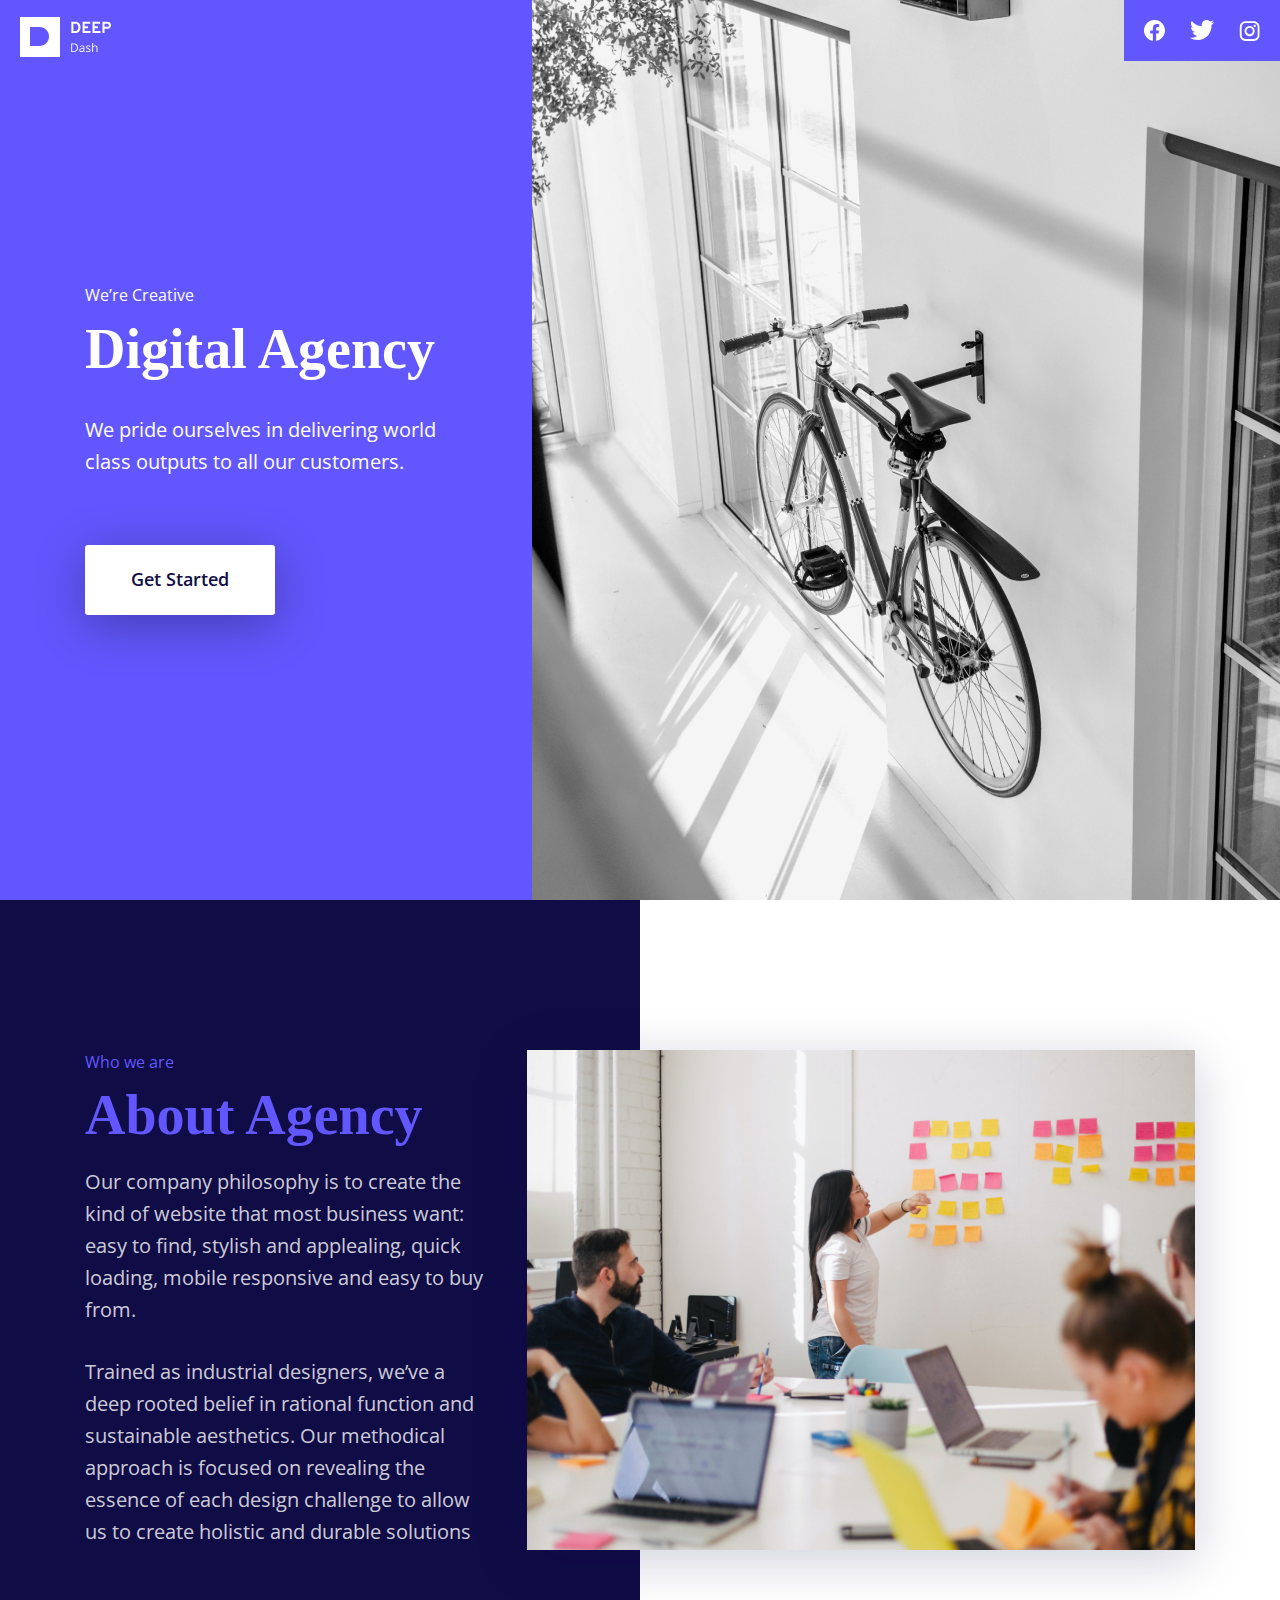
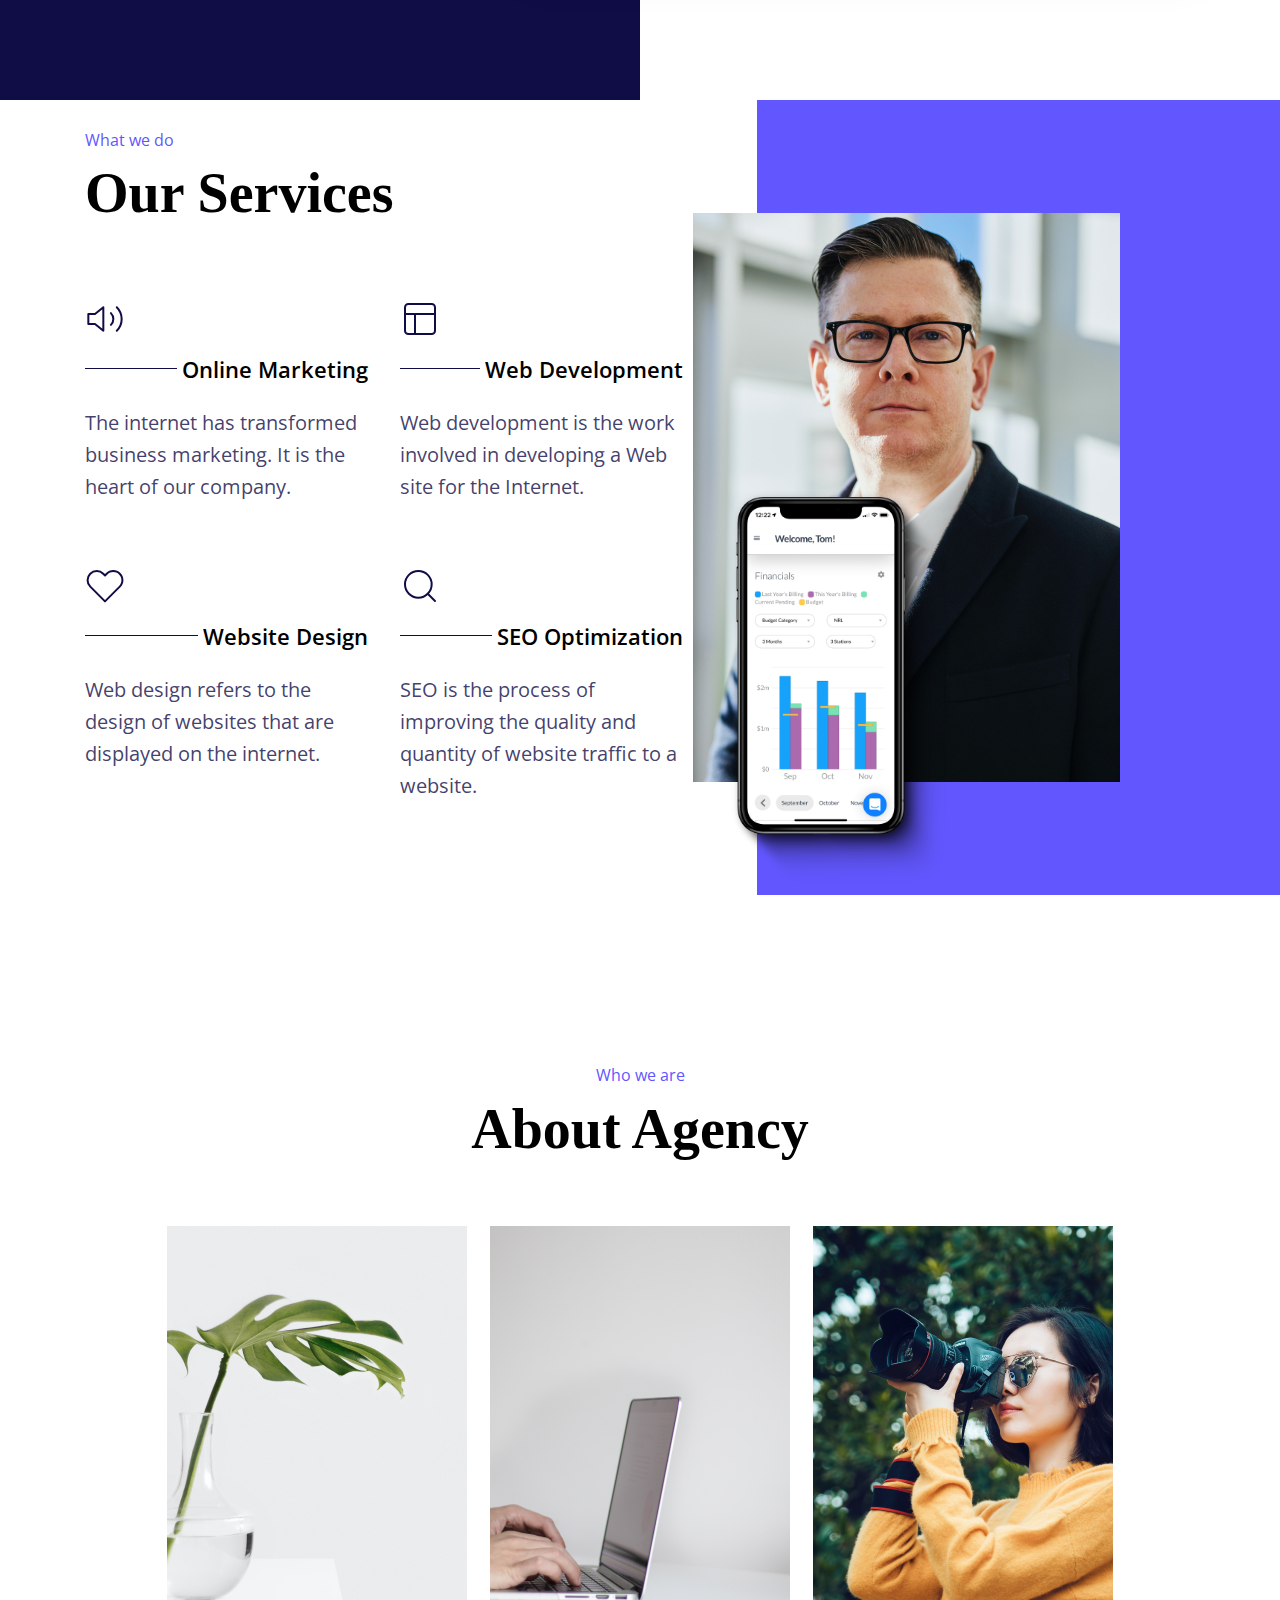
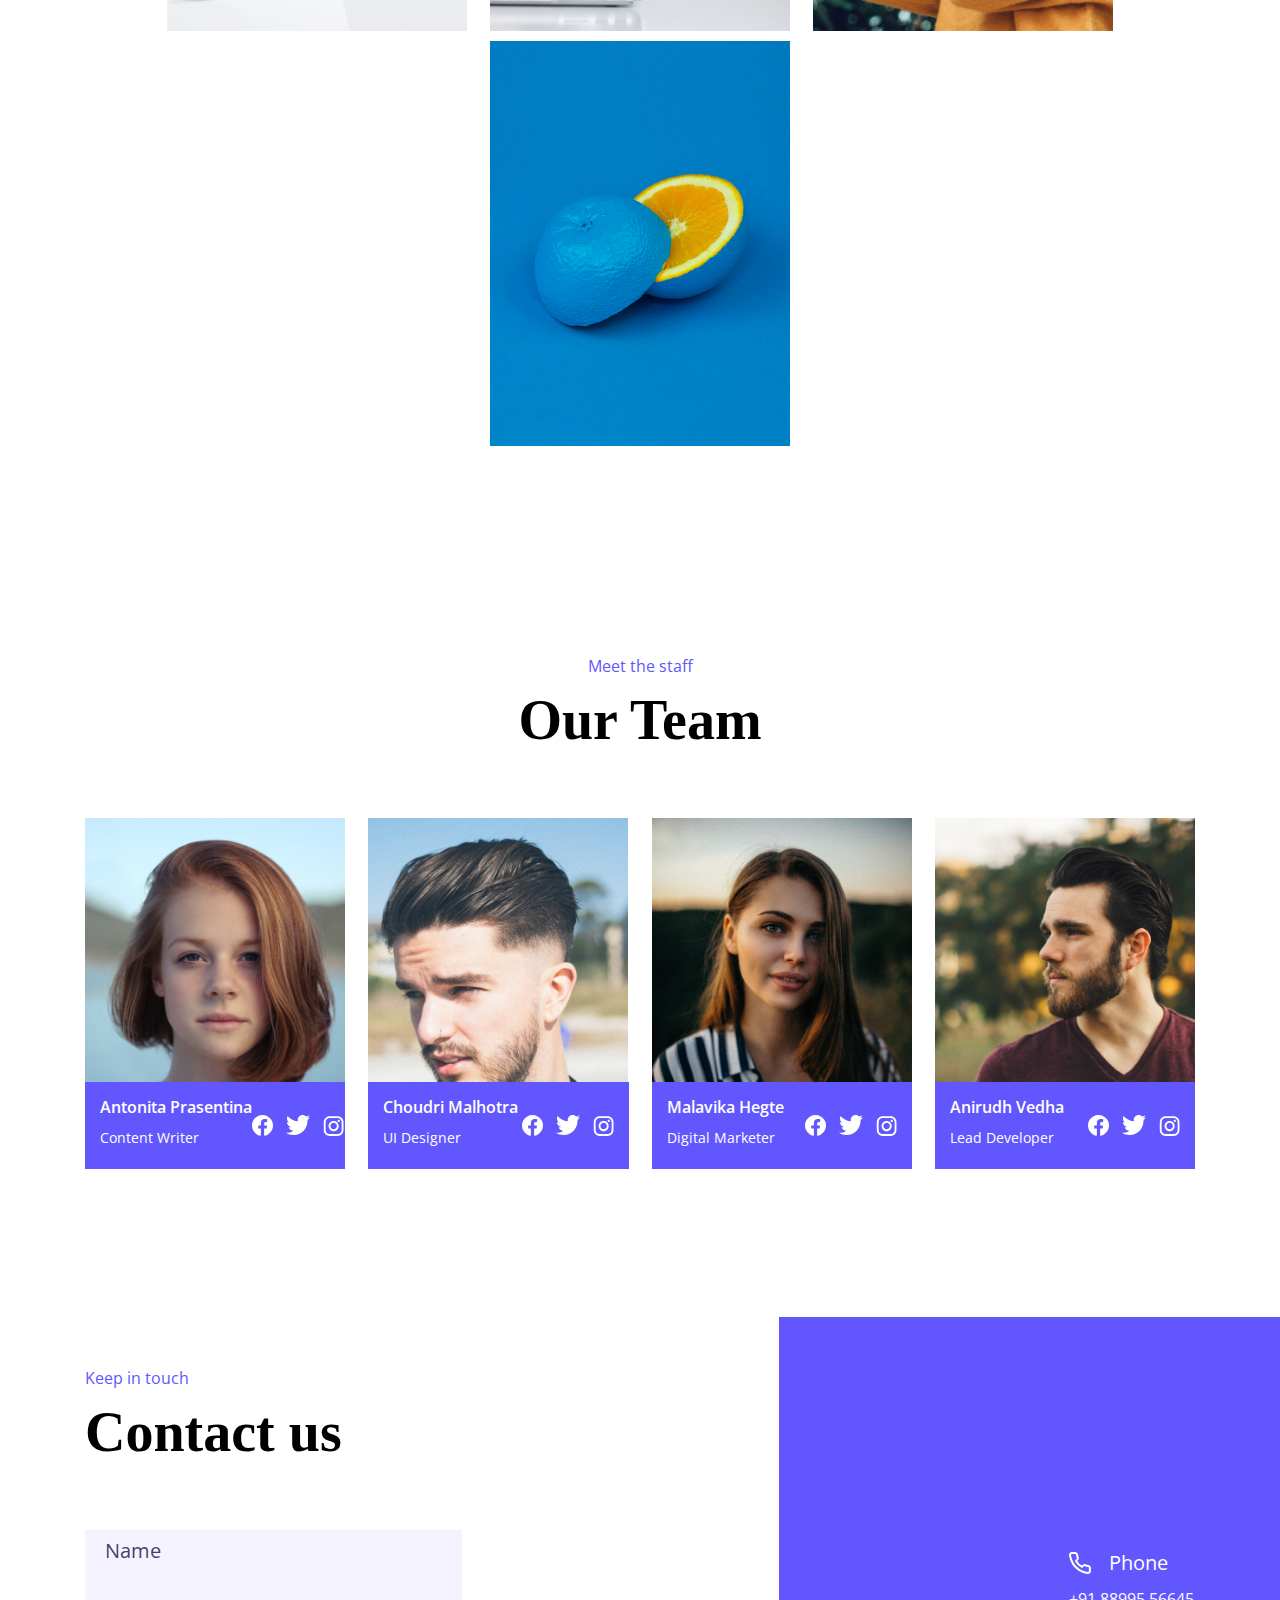
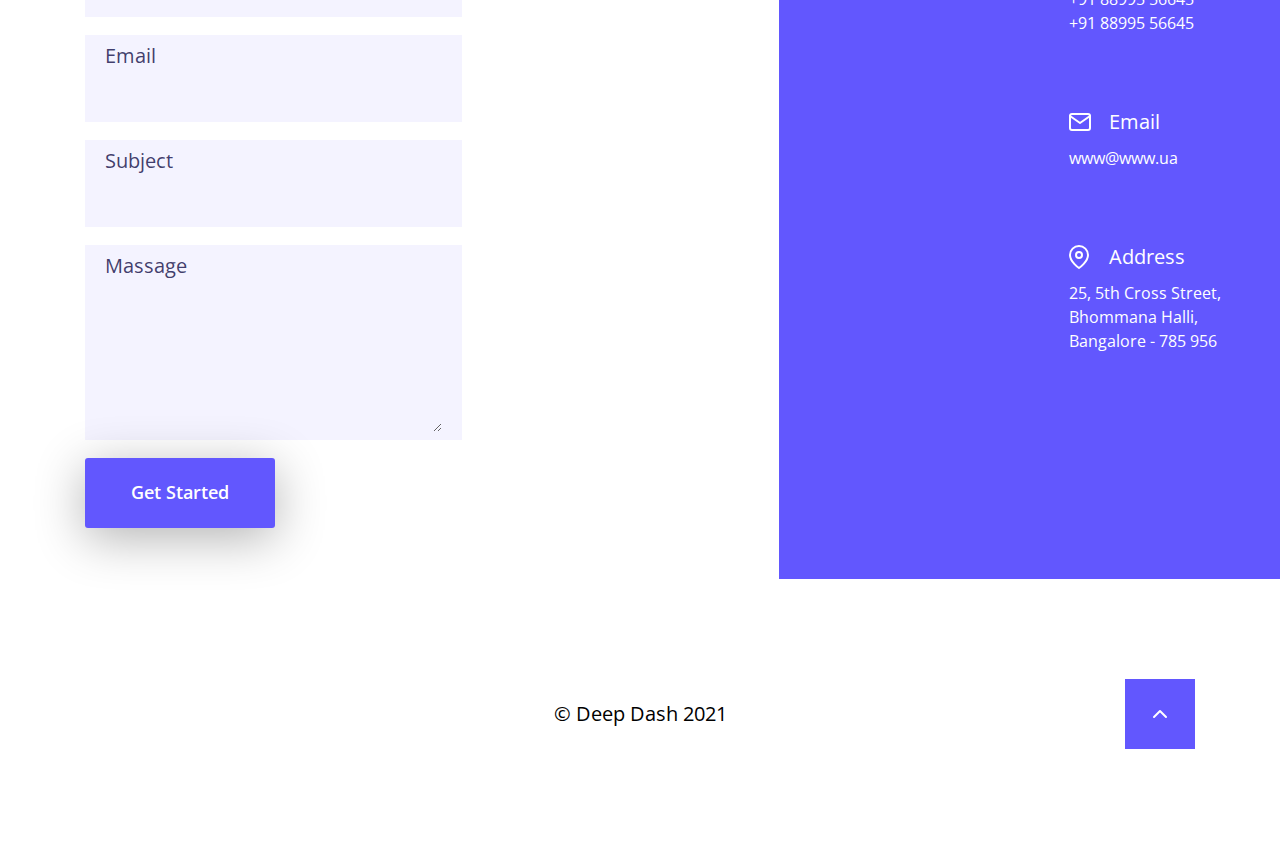
<file: index.html>
<!DOCTYPE html>
<html lang="en">
<head>
	<meta name="viewport" content="width=device-width, initial-scale=1.0">
	<link rel="stylesheet" href="css/style.css"/>
	<meta http-equiv="Content-type" content="text/html;charset=utf-8" />
	<title>Document</title>
</head>
<body>
<div class="wrapper">

<header id="up" class="header">
   <a href="#" class="header__logo">
      <img src="img/logo.svg" alt="">
   </a>
   <div class="header__social social-header">
      <a href="" class="social-header__item">
         <img src="img/icons/social/fb.svg" alt="">
      </a>
      <a href="" class="social-header__item">
         <img src="img/icons/social/twitter.svg" alt="">
      </a>
      <a href="" class="social-header__item">
         <img src="img/icons/social/insta.svg" alt="">
      </a>
   </div>
</header>
<main class="page">
	<section class="main">
		<div class="main__container container">
			<div class="main__body">
				<div class="main__block block-main">
					<div class="block-main__label">We’re Creative</div>
					<h1 class="block-main__title">Digital Agency</h1>
				</div>
				<div class="main__text text">
					<p>We pride ourselves in delivering world class outputs to all our customers.</p>
				</div>
				<a href="" class="main__button button">Get Started</a>
			</div>
			<div class="main__image">
				<img src="img/main/main.jpg" alt="Image">
			</div>
		</div>

	</section>
	<section class="about">
		<div class="about__container container">
			<div class="about__body">
				<div class="about__block block-main">
					<div class="block-main__label">Who we are</div>
					<h2 class="block-main__title">About Agency</h2>
				</div>
				<div class="about__text text">
					<p>Our company philosophy is to create the kind of website that most business want: easy to find, stylish and applealing, quick loading, mobile responsive and easy to buy from.</p>
					<p>Trained as industrial designers, we’ve a deep rooted belief in rational function and sustainable aesthetics. Our methodical approach is focused on revealing the essence of each design challenge to allow us to create holistic and durable solutions</p>
				</div>
			</div>
			<div class="about__image">
				<img src="img/about/about.jpg" alt="about">
			</div>
		</div>
		
	</section>
	<section class="services">
		<div class="services__container container">
					<div class="services__body">
						<div class="services__block block-main">
							<div class="block-main__label">What we do</div>
							<h2 class="block-main__title">Our Services</h2>
						</div>
						<div class="services__items">
							<article class="services__item item-services">
							<div class="item-services__icon">
								<img src="img/icons/04.svg" alt="">
							</div>
							<h3 class="item-services__title">Online Marketing</h3>
							<div class="item-services__text text">
								<p>The internet has transformed business marketing. It is the heart of our company.</p>
							</div>
						</article>
						<article class="services__item item-services">
							<div class="item-services__icon">
								<img src="img/icons/02.svg" alt="">
							</div>
							<h3 class="item-services__title">Web Development</h3>
							<div class="item-services__text text">
								<p>Web development is the work involved in developing a Web site for the Internet.</p>
							</div>
						</article>
						<article class="services__item item-services">
							<div class="item-services__icon">
								<img src="img/icons/01.svg" alt="">
							</div>
							<h3 class="item-services__title">Website Design</h3>
							<div class="item-services__text text">
								<p>Web design refers to the design of websites that are displayed on the internet.</p>
							</div>
						</article>
						<article class="services__item item-services">
							<div class="item-services__icon">
								<img src="img/icons/03.svg" alt="">
							</div>
							<h3 class="item-services__title">SEO Optimization</h3>
							<div class="item-services__text text">
								<p>SEO is the process of improving the quality and quantity of website traffic to a website.</p>
							</div>
						</article>
						</div>
					</div>
				<div class="services__media">
					<div class="services__image">
						<img src="img/services/Rectangle.jpg" alt="image">
						
						</div>
						<div class="services__phone">
							<img  src="img/services/0031.png" >
						</div>
					</div>
			
				</div>
				

			
			
		
		
	</section>
	<section class="portfolio">
		<div class="portfolio__container container">
			<div class="portfolio__block block-main block-main_centre">
				<div class="block-main__label">Who we are</div>
				<h2 class="block-main__title">About Agency</h2>
			</div>
			<div class="portfolio__items">
				<a href="" class="portfolio__item">
					<img src="img/portfolio/01.png" alt="">
				</a>
				<a href="" class="portfolio__item">
					<img src="img/portfolio/02.png" alt="">
				</a>
				<a href="" class="portfolio__item">
					<img src="img/portfolio/03.png" alt="">
				</a>
				<a href="" class="portfolio__item">
					<img src="img/portfolio/04.png" alt="">
				</a>
			</div>
	</section>
	<section class="team">
		<div class="team__container container">
			<div class="team__block block-main block-main_centre">
				<div class="block-main__label">Meet the staff</div>
				<h2 class="block-main__title">Our Team</h2>
			</div>
			<div class="team__items">
				<div class="team__item item-team">
					<div class="item-team__image">
					<img src="img/team/01.png" alt="team">
				</div>
					<div class="item-team__info">
						<div class="item-team__body">
							<div class="item-team__title">Antonita Prasentina</div>
							<div class="item-team__position">Content Writer</div>
						</div>
						<div class="item-team__social social-taem">
							<a href="" class="social-taem__icon">
								<img src="img/icons/social/fb.svg" alt="team">
							</a>
							<a href="" class="social-taem__icon">
								<img src="img/icons/social/twitter.svg" alt="team">
							</a>
							<a href="" class="social-taem__icon">
								<img src="img/icons/social/insta.svg" alt="team">
							</a>
						</div>
					</div>
				</div>
				<div class="team__item item-team">
					<div class="item-team__image">
					<img src="img/team/02.jpg" alt="team">
				</div>
					<div class="item-team__info">
						<div class="item-team__body">
							<div class="item-team__title">Choudri Malhotra</div>
							<div class="item-team__position">UI Designer</div>
						</div>
						<div class="item-team__social social-taem">
							<a href="" class="social-taem__icon">
								<img src="img/icons/social/fb.svg" alt="">
							</a>
							<a href="" class="social-taem__icon">
								<img src="img/icons/social/twitter.svg" alt="">
							</a>
							<a href="" class="social-taem__icon">
								<img src="img/icons/social/insta.svg" alt="">
							</a>
						</div>
					</div>
				</div>
				<div class="team__item item-team">
					<div class="item-team__image">
					<img src="img/team/03.png" alt="team">
				</div>
					<div class="item-team__info">
						<div class="item-team__body">
							<div class="item-team__title">Malavika Hegte</div>
							<div class="item-team__position">Digital Marketer</div>
						</div>
						<div class="item-team__social social-taem">
							<a href="" class="social-taem__icon">
								<img src="img/icons/social/fb.svg" alt="">
							</a>
							<a href="" class="social-taem__icon">
								<img src="img/icons/social/twitter.svg" alt="">
							</a>
							<a href="" class="social-taem__icon">
								<img src="img/icons/social/insta.svg" alt="">
							</a>
						</div>
					</div>
				</div>
				<div class="team__item item-team">
					<div class="item-team__image">
					<img src="img/team/04.png" alt="team">
				</div>
					<div class="item-team__info">
						<div class="item-team__body">
							<div class="item-team__title">Anirudh Vedha</div>
							<div class="item-team__position">Lead Developer</div>
						</div>
						<div class="item-team__social social-taem">
							<a href="" class="social-taem__icon">
								<img src="img/icons/social/fb.svg" alt="">
							</a>
							<a href="" class="social-taem__icon">
								<img src="img/icons/social/twitter.svg" alt="">
							</a>
							<a href="" class="social-taem__icon">
								<img src="img/icons/social/insta.svg" alt="">
							</a>
						</div>
					</div>
				</div>		
			</div>
			
		</div>
		
	</section>
<section class="contacts">
	<div class="contacts__container container">
<div class="contacts__body">
	<div class="contacts__main">
		<div class="contacts__block block-main">
			<div class="block-main__label">Keep in touch</div>
			<h2 class="block-main__title">Contact us</h2>
		</div>
		<form action="" class="contacts__form form">
			<div class="form__block">
				<label for="i-1" class="form__label">Name</label>
				<input id="i-1" type="text" name="name" class="form__input">
			</div>
			<div class="form__block">
				<label for="i-2" class="form__label">Email</label>
				<input id="i-2" type="email" name="name" required class="form__input">
			</div>
			<div class="form__block">
				<label for="i-3" class="form__label">Subject</label>
				<input id="i-3" type="subject" name="name" class="form__input">
			</div>
			<div class="form__block">
				<label for="i-4" class="form__label">Massage</label>
				<textarea class="form__input" name="massage" id="i-4" ></textarea>
			</div>
			<button class="button button_blue">Get Started</button>
		</form>
	</div>
	<div class="contacts__info info-contacts">
		<div class="info-contacts__map">
			<iframe src="https://www.google.com/maps/embed?pb=!1m18!1m12!1m3!1d1855.4161664474836!2d34.575208580794225!3d48.514663133644646!2m3!1f0!2f0!3f0!3m2!1i1024!2i768!4f13.1!3m3!1m2!1s0x40dbdae4bfa9db89%3A0xb392688ae6321e6a!2z0L_RgNC-0YHQvy4g0JLQsNGB0LjQu9GPINCh0YLRg9GB0LAsIDI5LCDQmtCw0LzQtdC90YHQutC-0LUsINCU0L3QtdC_0YDQvtC_0LXRgtGA0L7QstGB0LrQsNGPINC-0LHQu9Cw0YHRgtGMLCA1MTkwOQ!5e0!3m2!1sru!2sua!4v1650365121077!5m2!1sru!2sua" style="border:0;" allowfullscreen="" loading="lazy" referrerpolicy="no-referrer-when-downgrade"></iframe>
		</div>
		<div class="info-contacts__contact">
			<div class="info-contacts__block">
				<div class="info-contacts__title info-contacts__title_phone">Phone</div>
				<a href="tel:+918899556645" class="info-contacts__item">+91 88995 56645</a>
				<a href="tel:+918899556645" class="info-contacts__item">+91 88995 56645</a>
			</div>
			<div class="info-contacts__block">
				<div class="info-contacts__title info-contacts__title_email">Email</div>
				<a href="mailto:www@www.ua" class="info-contacts__item">www@www.ua</a>
			</div>
			<div class="info-contacts__block">
				<div class="info-contacts__title info-contacts__title_address">Address</div>
				<div class="info-contacts__text">
					<p>25, 5th Cross Street,</p>
					<p>Bhommana Halli,</p>
					<p>Bangalore - 785 956</p>
				</div>
			</div>
			
		</div>
		
	</div>
	
	</div>
</div>
</section>
</main>

<footer class="footer">
   <div class="footer__container container">
      <div class="footer__body">
         <div class="footer__copy">© Deep Dash 2021</div>
         <a href="#up" class="footer__up"></a>
      </div>
   </div>
</footer>
<script src="js/script.js"></script>
</div>
</body>
</html>
</file>
<file: css/style.css>
@import url("https://fonts.googleapis.com/css?family=Open+Sans:regular,600&display=swap");
@import url("https://fonts.googleapis.com/css?family=Overpass:700&display=swap");
* {
  padding: 0;
  margin: 0;
  border: 0;
}

*, *:before, *:after {
  -webkit-box-sizing: border-box;
  box-sizing: border-box;
}

:focus, active {
  outline: none;
}

a:focus, a:active {
  outline: block;
}

nav, footer, header, aside {
  display: block;
}

html, body {
  height: 100%;
  width: 100%;
  font-size: 100%;
  line-height: 1;
  font-size: 14px;
  -ms-text-size-adjust: 100%;
  -moz-text-size-adjust: 100%;
  -webkit-text-size-adjust: 100%;
}

input, button, textarea {
  font-family: inherit;
}

input::-ms-clear {
  display: none;
}

button {
  cursor: pointer;
}

button::-moz-focus-inner {
  padding: 0;
  border: 0;
}

a, a:visited {
  text-decoration: none;
}

a:hover {
  text-decoration: none;
}

ul li {
  list-style: none;
}

img {
  vertical-align: top;
}

h1, h2, h3, h4, h5, h6 {
  font-size: inherit;
  font-weight: 400;
}

.header {
  display: -webkit-box;
  display: -ms-flexbox;
  display: flex;
  -webkit-box-pack: justify;
      -ms-flex-pack: justify;
          justify-content: space-between;
  -webkit-box-align: start;
      -ms-flex-align: start;
          align-items: flex-start;
  position: absolute;
  z-index: 2;
  width: 100%;
  top: 0;
  left: 0;
}
.header__logo {
  padding: 17px 0px 17px 20px;
}
.header__social {
  background-color: #6257FE;
  padding: 20px;
  display: -webkit-box;
  display: -ms-flexbox;
  display: flex;
}

.social-header__item:not(:last-child) {
  margin: 0px 25px 0px 0px;
}

.footer {
  padding: 100px 0px;
}
@media (max-width: 991.98px) {
  .footer {
    padding: 40px 0px;
  }
}
.footer__body {
  position: relative;
  height: 70px;
  display: -webkit-box;
  display: -ms-flexbox;
  display: flex;
  -webkit-box-pack: center;
      -ms-flex-pack: center;
          justify-content: center;
  -webkit-box-align: center;
      -ms-flex-align: center;
          align-items: center;
}
@media (max-width: 991.98px) {
  .footer__body {
    -webkit-box-orient: vertical;
    -webkit-box-direction: reverse;
        -ms-flex-direction: column-reverse;
            flex-direction: column-reverse;
  }
}
.footer__copy {
  text-align: center;
}
.footer__up {
  position: absolute;
  right: 0;
  top: 0;
  width: 70px;
  height: 70px;
  -webkit-box-flex: 0;
      -ms-flex: 0 0 70px;
          flex: 0 0 70px;
  z-index: 2;
  background: #6257fe url("../img/arrow.svg") center no-repeat;
}
@media (max-width: 991.98px) {
  .footer__up {
    position: static;
    margin: 0px 0px 10px 0px;
  }
}

body {
  font-family: "Open Sans";
  font-weight: 400;
  font-size: 20px;
}

.wrapper {
  overflow: hidden;
  min-height: 100%;
  display: -webkit-box;
  display: -ms-flexbox;
  display: flex;
  -webkit-box-orient: vertical;
  -webkit-box-direction: normal;
      -ms-flex-direction: column;
          flex-direction: column;
}

.container {
  padding: 0px 85px;
}

@media (max-width: 1200px) {
  .container {
    padding: 0px 15px;
  }
}
.page {
  -webkit-box-flex: 1;
      -ms-flex: 1 1 auto;
          flex: 1 1 auto;
  display: -webkit-box;
  display: -ms-flexbox;
  display: flex;
  -webkit-box-orient: vertical;
  -webkit-box-direction: normal;
      -ms-flex-direction: column;
          flex-direction: column;
}

.block-main_centre {
  text-align: center;
}
.block-main__label {
  font-size: 16px;
  line-height: 137.5%;
  color: #6257FE;
}
.block-main__label:not(:last-child) {
  margin: 0px 0px 7px 0px;
}
.block-main__title {
  font-size: 56px;
  font-weight: 700;
  line-height: 126.7857142857%;
  font-family: "'Overpass'";
}

.text {
  line-height: 160%;
}
.text p:not(:last-child) {
  margin: 0px 0px 30px 0px;
}

.button {
  display: inline-block;
  font-size: 18px;
  line-height: 177.7777777778%;
  font-weight: 600;
  color: #100C46;
  padding: 19px 46px;
  background-color: #fff;
  border-radius: 3px;
  -webkit-box-shadow: 0px 10px 50px rgba(0, 0, 0, 0.3);
          box-shadow: 0px 10px 50px rgba(0, 0, 0, 0.3);
  -webkit-transition: all 0.3s ease 0s;
  transition: all 0.3s ease 0s;
  text-align: center;
}
.button_blue {
  background-color: #6257FE;
  -webkit-transition: 0.3s;
  transition: 0.3s;
  color: #fff;
}
.button_blue:hover {
  background-color: #9792d3;
  -webkit-transition: 0.3s;
  transition: 0.3s;
}
.button:hover {
  background-color: #100C46;
  color: #fff;
  -webkit-transition: all 0.3s ease 0s;
  transition: all 0.3s ease 0s;
}
@media (max-width: 767.98px) {
  .button {
    width: 100%;
  }
}

.main {
  background-color: #6257FE;
}
.main__container {
  display: -webkit-box;
  display: -ms-flexbox;
  display: flex;
  min-height: 100vh;
}
@media (max-width: 767.98px) {
  .main__container {
    -webkit-box-orient: vertical;
    -webkit-box-direction: normal;
        -ms-flex-direction: column;
            flex-direction: column;
  }
}
.main__body {
  -webkit-box-flex: 0;
      -ms-flex: 0 0 40.23%;
          flex: 0 0 40.23%;
  -ms-flex-item-align: center;
      -ms-grid-row-align: center;
      align-self: center;
  padding: 100px 20px 100px 0px;
}
@media (max-width: 1200px) {
  .main__body {
    -webkit-box-flex: 0;
        -ms-flex: 0 0 41%;
            flex: 0 0 41%;
    -ms-flex-item-align: stretch;
        -ms-grid-row-align: stretch;
        align-self: stretch;
  }
}
@media (max-width: 767.98px) {
  .main__body {
    padding: 90px 0px 30px 0px;
  }
}
.main__block {
  color: #fff;
}
.main__block:not(:last-child) {
  margin: 0px 0px 30px 0px;
}
@media (max-width: 767.98px) {
  .main__block:not(:last-child) {
    margin: 0px 0px 20px 0px;
  }
}
.main__block .block-main__label {
  color: #fff;
}
.main__text {
  color: #fff;
  max-width: 400px;
}
.main__text:not(:last-child) {
  margin: 0px 0px 67px 0px;
}
@media (max-width: 767.98px) {
  .main__text:not(:last-child) {
    margin: 0px 0px 30px 0px;
  }
}
.main__image {
  position: relative;
  -webkit-box-flex: 1;
      -ms-flex: 1 1 auto;
          flex: 1 1 auto;
  margin: 0px -85px 0px 0px;
}
@media (max-width: 1200px) {
  .main__image {
    margin: 0px -15px 0px 0px;
  }
}
@media (max-width: 767.98px) {
  .main__image {
    margin: 0px -15px;
    padding: 0px 0px 95% 0px;
  }
}
.main__image img {
  position: absolute;
  top: 0;
  left: 0;
  width: 100%;
  height: 100%;
  -o-object-fit: cover;
     object-fit: cover;
}

.about {
  position: relative;
  padding: 150px 0px;
}
@media (max-width: 991.98px) {
  .about {
    background: #100C46;
    padding: 50px 0px 0 0;
  }
  .about::before {
    display: none;
  }
}
.about::before {
  content: "";
  position: absolute;
  top: 0;
  left: 0;
  height: 100%;
  width: 50%;
  background: #100C46;
}
.about__container {
  position: relative;
  z-index: 2;
  display: -webkit-box;
  display: -ms-flexbox;
  display: flex;
  height: 100%;
  -webkit-box-align: center;
      -ms-flex-align: center;
          align-items: center;
}
@media (max-width: 991.98px) {
  .about__container {
    -webkit-box-orient: vertical;
    -webkit-box-direction: normal;
        -ms-flex-direction: column;
            flex-direction: column;
    -webkit-box-align: stretch;
        -ms-flex-align: stretch;
            align-items: stretch;
  }
}
.about__body {
  -webkit-box-flex: 0;
      -ms-flex: 0 1 50%;
          flex: 0 1 50%;
  padding: 0px 150px 0px 0px;
  -ms-flex-item-align: center;
      -ms-grid-row-align: center;
      align-self: center;
}
@media (max-width: 991.98px) {
  .about__body {
    padding: 0;
    margin: 0px 0px 30px 0px;
  }
}
.about__block {
  color: #6257FE;
}
.about__block:not(:last-child) {
  margin: 0px 0px 15px 0px;
}
.about__text {
  color: rgba(255, 255, 255, 0.8);
}
.about__image {
  position: relative;
  -webkit-box-flex: 1;
      -ms-flex: 1 1 auto;
          flex: 1 1 auto;
  margin: 0px 0px 0px -113px;
  padding: 0px 0px 45% 0px;
  -webkit-box-shadow: 0px 10px 50px rgba(16, 12, 70, 0.2);
          box-shadow: 0px 10px 50px rgba(16, 12, 70, 0.2);
}
@media (max-width: 991.98px) {
  .about__image {
    margin: 0px -15px;
  }
}
.about__image img {
  position: absolute;
  top: 0;
  left: 0;
  width: 100%;
  height: 100%;
  -o-object-fit: cover;
     object-fit: cover;
}

.services {
  overflow: hidden;
}
@media (max-width: 991.98px) {
  .services {
    background-color: #6257fe;
  }
}
.services__container {
  display: -webkit-box;
  display: -ms-flexbox;
  display: flex;
  -webkit-box-align: center;
      -ms-flex-align: center;
          align-items: center;
}
@media (max-width: 991.98px) {
  .services__container {
    -webkit-box-orient: vertical;
    -webkit-box-direction: normal;
        -ms-flex-direction: column;
            flex-direction: column;
  }
}
.services__body {
  -webkit-box-flex: 0;
      -ms-flex: 0 0 54.8%;
          flex: 0 0 54.8%;
  padding: 30px 10px 30px 0px;
}
@media (max-width: 991.98px) {
  .services__body {
    padding: 30px 0px 30px 0px;
    background-color: #fff;
    margin: 0px -15px;
    padding: 0px 15px;
  }
}
.services__block:not(:last-child) {
  margin: 0px 0px 70px 0px;
}
@media (max-width: 479.98px) {
  .services__block:not(:last-child) {
    margin: 0px 0px 30px 0px;
  }
}
.services__items {
  -webkit-box-flex: 1;
      -ms-flex: 1 1 auto;
          flex: 1 1 auto;
  display: -webkit-box;
  display: -ms-flexbox;
  display: flex;
  -ms-flex-wrap: wrap;
      flex-wrap: wrap;
  margin: 0px -32px 0px 0;
}
.services__item {
  -webkit-box-flex: 0;
      -ms-flex: 0 0 50%;
          flex: 0 0 50%;
  padding: 0px 32px 0 0;
  margin: 0px 0px 63px 0px;
}
@media (max-width: 479.98px) {
  .services__item {
    -webkit-box-flex: 1;
        -ms-flex: 1 1 auto;
            flex: 1 1 auto;
    margin: 0px 0px 20px 0px;
  }
}
.services__media {
  position: relative;
  padding: 165px 0px;
}
@media (max-width: 1520px) {
  .services__media {
    position: relative;
    padding: 100px 0;
  }
}
@media (max-width: 991.98px) {
  .services__media {
    padding: 10px 0px 100px 0;
  }
}
.services__media::before {
  content: "";
  position: absolute;
  width: 100vw;
  left: 64px;
  top: 50%;
  -webkit-transform: translate(0px, -50%);
          transform: translate(0px, -50%);
  height: 200vh;
  background-color: #6257fe;
}
@media (max-width: 991.98px) {
  .services__media::before {
    display: none;
  }
}
.services__image {
  max-width: 427px;
  position: relative;
  z-index: 2;
}
.services__image img {
  width: 100%;
}
.services__phone {
  width: 342px;
  z-index: 2;
  position: absolute;
  left: 290px;
  bottom: -20px;
  display: inline-block;
}
@media (max-width: 1520px) {
  .services__phone {
    left: 0px;
    width: 60%;
    bottom: 0px;
  }
}
.services__phone img {
  width: 100%;
}

.item-services__icon {
  margin: 0px 0px 14px 0px;
}
.item-services__title {
  margin: 0px 0px 22px 0px;
  font-weight: 600;
  font-size: 22px;
  line-height: 32px;
  display: -webkit-box;
  display: -ms-flexbox;
  display: flex;
  -webkit-box-align: center;
      -ms-flex-align: center;
          align-items: center;
}
.item-services__title::before {
  content: "";
  -webkit-box-flex: 1;
      -ms-flex: 1 1 auto;
          flex: 1 1 auto;
  height: 1px;
  background-color: #100C46;
  margin: 0px 5px 0px 0px;
}
.item-services__text {
  color: rgba(16, 12, 70, 0.8);
}

.portfolio {
  padding: 170px 0px;
}
@media (max-width: 991.98px) {
  .portfolio {
    padding: 60px 0px;
  }
}
@media (max-width: 479.98px) {
  .portfolio {
    padding: 30px 0px;
  }
}
.portfolio__block {
  margin: 0px 0px 62px 0px;
}
.portfolio__items {
  display: -webkit-box;
  display: -ms-flexbox;
  display: flex;
  -ms-flex-wrap: wrap;
      flex-wrap: wrap;
  margin: 0px -11.5px;
  -webkit-box-pack: center;
      -ms-flex-pack: center;
          justify-content: center;
}
@media (max-width: 479.98px) {
  .portfolio__items {
    margin: 0px 0px 0px 0px;
  }
}
.portfolio__item {
  position: relative;
  -webkit-box-flex: 0;
      -ms-flex: 0 0 25%;
          flex: 0 0 25%;
  padding: 0px 11.5px;
  margin: 0px 0px 10px 0px;
  display: block;
}
@media (max-width: 479.98px) {
  .portfolio__item {
    padding: 0px 0px;
  }
}
.team {
  padding: 30px 0px 148px 0px;
}
.team__block {
  margin: 0px 0px 62px 0px;
}
.team__items {
  display: -ms-grid;
  display: grid;
  gap: 23px;
  -ms-grid-columns: 1fr 23px 1fr 23px 1fr 23px 1fr;
  grid-template-columns: repeat(4, 1fr);
}
.item-team {
  position: relative;
}
.item-team__image {
  position: relative;
  padding: 0px 0px 135% 0px;
}
.item-team__image img {
  position: absolute;
  top: 0;
  left: 0;
  height: 100%;
}
.item-team__info {
  position: absolute;
  bottom: 0;
  left: 0;
  width: 100%;
  display: -webkit-box;
  display: -ms-flexbox;
  display: flex;
  -webkit-box-align: center;
      -ms-flex-align: center;
          align-items: center;
  padding: 15px;
  background-color: #6257FE;
}
.item-team__body {
  -webkit-box-flex: 1;
      -ms-flex: 1 0 auto;
          flex: 1 0 auto;
  color: #fff;
}
.item-team__title {
  font-size: 16px;
  font-weight: 600;
  line-height: 1.3;
  margin: 0px 0px 5px 0px;
}
.item-team__position {
  font-size: 14px;
  line-height: 2.28;
}
.social-taem {
  display: -webkit-box;
  display: -ms-flexbox;
  display: flex;
  gap: 13px;
}
@media (max-width: 1200px) {
  .team {
    padding: 0px 0 50px 0;
  }

  .team__header {
    margin: 0px 0px 20px 0px;
  }
}
@media (max-width: 991.98px) {
  .team__items {
    -ms-grid-columns: (1fr)[3];
    grid-template-columns: repeat(3, 1fr);
  }
}
@media (max-width: 767.98px) {
  .team__items {
    gap: 15px;
    -ms-grid-columns: 1fr 15px 1fr;
    grid-template-columns: repeat(2, 1fr);
  }
}
@media (max-width: 600px) {
  .team__items {
    -ms-grid-columns: (1fr)[1];
    grid-template-columns: repeat(1, 1fr);
  }
}
.contacts__body {
  display: -webkit-box;
  display: -ms-flexbox;
  display: flex;
  -webkit-box-align: center;
      -ms-flex-align: center;
          align-items: center;
}
@media (max-width: 1200px) {
  .contacts__body {
    -webkit-box-orient: vertical;
    -webkit-box-direction: normal;
        -ms-flex-direction: column;
            flex-direction: column;
    -webkit-box-align: stretch;
        -ms-flex-align: stretch;
            align-items: stretch;
  }
}
.contacts__main {
  -webkit-box-flex: 0;
      -ms-flex: 0 0 42%;
          flex: 0 0 42%;
}
@media (max-width: 1200px) {
  .contacts__main {
    margin: 0px 0px 30px 0px;
  }
}
.contacts__block {
  margin: 0px 0px 62px 0px;
}
@media (max-width: 1200px) {
  .contacts__block {
    margin: 0px 0px 20px 0px;
  }
}
.contacts__info {
  position: relative;
  display: -webkit-box;
  display: -ms-flexbox;
  display: flex;
  -webkit-box-flex: 1;
      -ms-flex: 1 1 auto;
          flex: 1 1 auto;
  padding: 141px 0px;
  -webkit-box-align: center;
      -ms-flex-align: center;
          align-items: center;
}
.contacts__info::before {
  content: "";
  position: absolute;
  top: 0;
  left: 228px;
  width: 100vw;
  height: 100%;
  background-color: #6257FE;
}
@media (max-width: 1200px) {
  .contacts__info::before {
    width: 200vw;
    height: 100%;
    left: 0px;
  }
}
@media (max-width: 991.98px) {
  .contacts__info::before {
    left: -15px;
  }
}
@media (max-width: 1200px) {
  .contacts__info {
    -webkit-box-flex: 1;
        -ms-flex: 1 1 auto;
            flex: 1 1 auto;
  }
}
@media (max-width: 991.98px) {
  .contacts__info {
    display: -webkit-box;
    display: -ms-flexbox;
    display: flex;
    -webkit-box-align: stretch;
        -ms-flex-align: stretch;
            align-items: stretch;
    -webkit-box-orient: vertical;
    -webkit-box-direction: reverse;
        -ms-flex-direction: column-reverse;
            flex-direction: column-reverse;
    padding: 0px 0px;
  }
}

.form {
  margin: 0px 89px 0px 0px;
}
@media (max-width: 991.98px) {
  .form {
    margin: 0px 0px 0px 0px;
  }
}
.form__block {
  padding: 5px 20px;
  background: #f4f3ff;
}
.form__block:not(:last-child) {
  margin: 0px 0px 18px 0px;
}
.form__block textarea {
  resize: vertical;
  height: 150px;
}
.form__label {
  display: block;
  font-size: 20px;
  line-height: 32px;
  color: rgba(16, 12, 70, 0.8);
}
.form__input {
  width: 100%;
  height: 45px;
  font-size: 20px;
  border-radius: 5px;
  background-color: transparent;
}
.form__input:focus {
  outline: 1px solid #736cc7;
}

.info-contacts__map {
  -webkit-box-flex: 0;
      -ms-flex: 0 0 75%;
          flex: 0 0 75%;
  position: relative;
  padding: 0px 0px 90% 0px;
  margin: 0px 35px 0px 0px;
}
.info-contacts__map iframe {
  position: absolute;
  top: 0;
  left: 0;
  width: 100%;
  height: 100%;
  -o-object-fit: cover;
     object-fit: cover;
}
@media (max-width: 1200px) {
  .info-contacts__map {
    padding: 0px 0px 40% 0px;
  }
}
@media (max-width: 991.98px) {
  .info-contacts__map {
    -webkit-box-flex: 1;
        -ms-flex: 1 1 auto;
            flex: 1 1 auto;
    height: 450px;
    margin: 0px -15px;
  }
}
.info-contacts__contact {
  -webkit-box-flex: 0;
      -ms-flex: 0 0 25%;
          flex: 0 0 25%;
  position: relative;
}
@media (max-width: 991.98px) {
  .info-contacts__contact {
    display: -webkit-box;
    display: -ms-flexbox;
    display: flex;
    -webkit-box-pack: space-evenly;
        -ms-flex-pack: space-evenly;
            justify-content: space-evenly;
    margin: 0px 0px 10px 0px;
  }
}
@media (max-width: 500px) {
  .info-contacts__contact {
    -webkit-box-orient: vertical;
    -webkit-box-direction: normal;
        -ms-flex-direction: column;
            flex-direction: column;
  }
}
.info-contacts__block {
  color: #FFFFFF;
}
.info-contacts__block:not(:last-child) {
  margin: 0px 0px 75px 0px;
}
@media (max-width: 500px) {
  .info-contacts__block:not(:last-child) {
    margin: 0px 0px 25px 0px;
  }
}
.info-contacts__title {
  font-size: 20px;
  line-height: 32px;
  padding: 0px 0px 0px 40px;
  color: #FFFFFF;
  margin: 0px 0px 12px 0px;
}
.info-contacts__title_phone {
  background: url("../img/contacts/03.svg") left no-repeat;
}
.info-contacts__title_email {
  background: url("../img/contacts/02.svg") left no-repeat;
}
.info-contacts__title_address {
  background: url("../img/contacts/01.svg") left no-repeat;
}
.info-contacts__item {
  color: #FFFFFF;
  display: block;
  font-size: 16px;
}
.info-contacts__item:not(:last-child) {
  margin: 0px 0px 8px 0px;
}
.info-contacts__item:hover {
  text-decoration: underline;
}
.info-contacts__text {
  font-size: 16px;
}
.info-contacts__text p:not(:last-child) {
  margin: 0px 0px 8px 0px;
}
</file>
